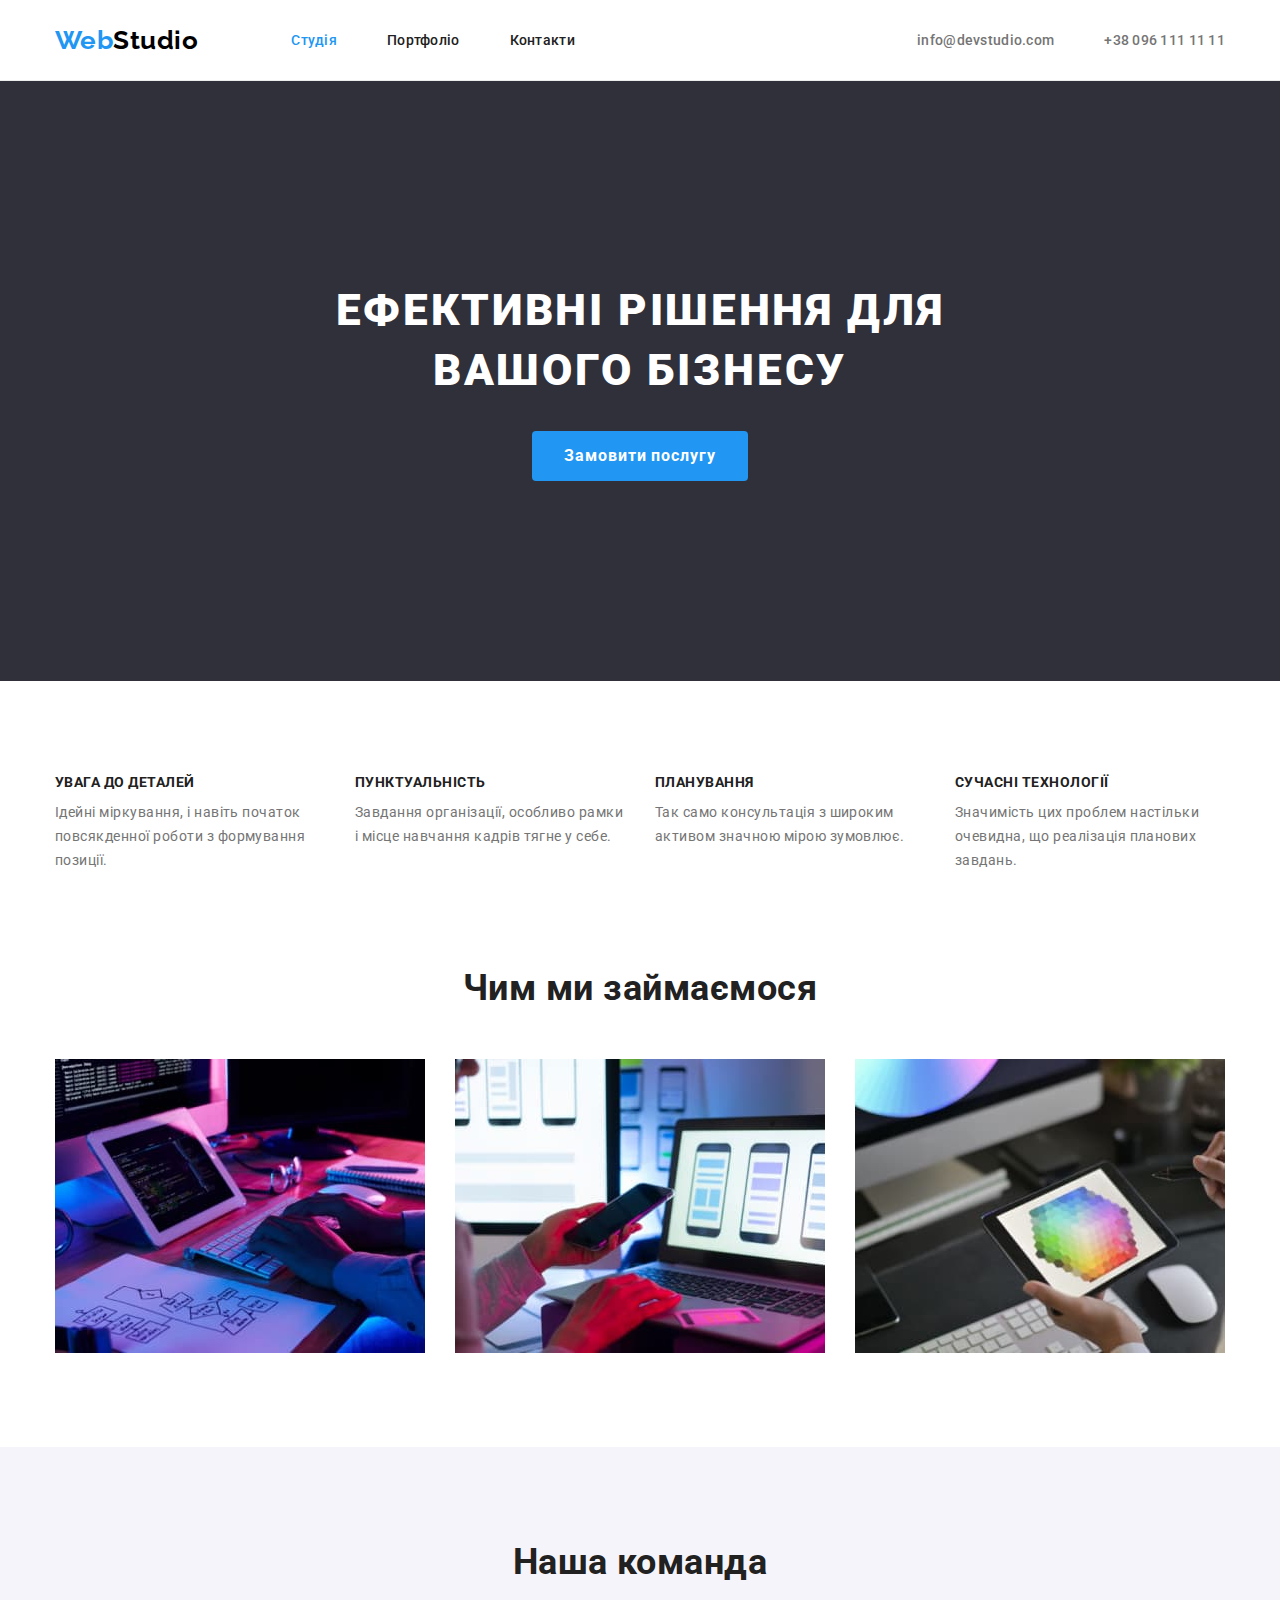
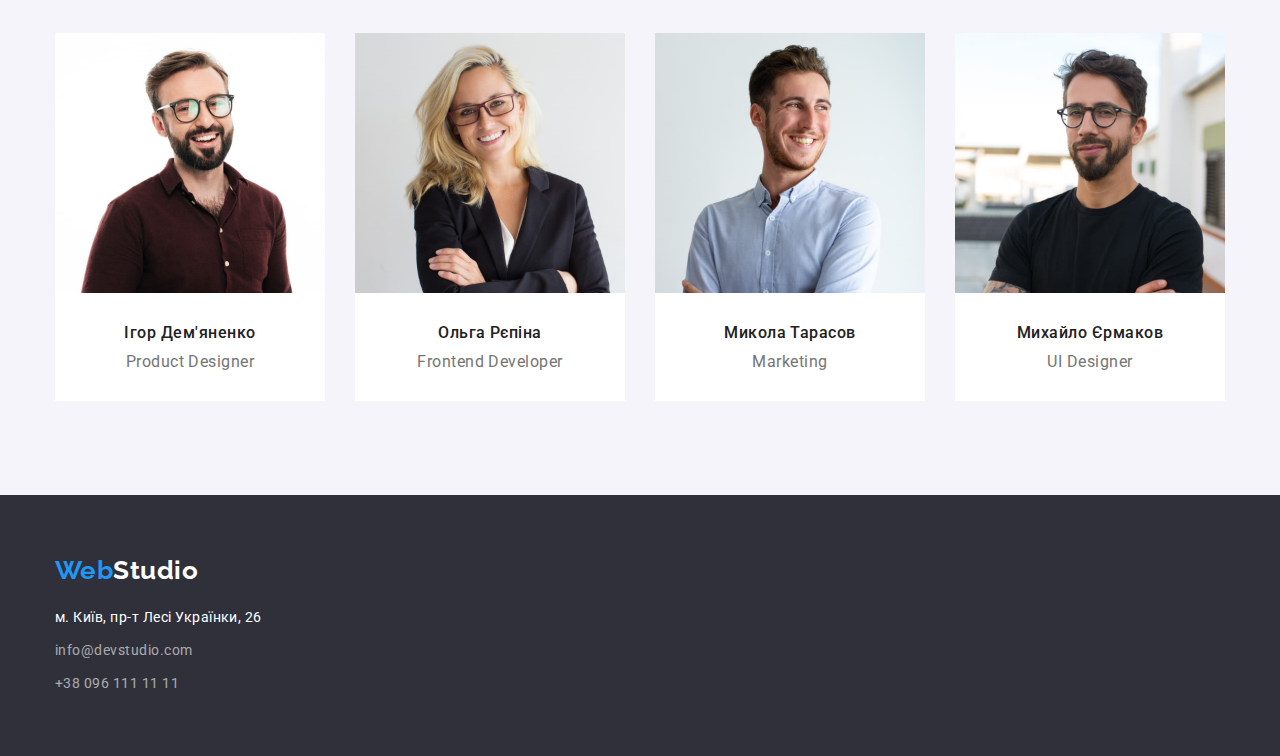
<file: index.html>
<!DOCTYPE html>
<html lang="uk">
<head>
    <meta charset="UTF-8">
    <meta http-equiv="X-UA-Compatible" content="IE=edge">
    <meta name="viewport" content="width=device-width, initial-scale=1.0">
    <title>WebStudio</title>
    <link href="https://fonts.googleapis.com/css2?family=Raleway:wght@700&family=Roboto:wght@400;500;700;900&display=swap"
        rel="stylesheet">
    <link rel="stylesheet" href="https://cdnjs.cloudflare.com/ajax/libs/modern-normalize/1.1.0/modern-normalize.min.css">
    <link rel="stylesheet" href="./css/style.css">
</head>
<body>
    <header>
        <div class="container main-nav">
            <nav class="main-nav">            
                <a class="site-logo link" href="./index.html"> <span class="logo">Web</span>Studio</a>
                <ul class="site-nav list">
                    <li class="item"><a href="./index.html" class="link current">Студія</a></li>
                    <li class="item"><a href="./portfolio.html" class="link">Портфоліо</a></li>
                    <li class="item"><a href="" class="link">Контакти</a></li>
                </ul>
            </nav>
           
            <ul class="contacts list">
                <li class="item"><a href="mailto:info@devstudio.com" class="link">info@devstudio.com</a></li>
                <li class="item"><a href="tel:+380961111111" class="link">+38 096 111 11 11</a></li>  
            </ul> 
        </div>    
    </header>

    <main>
        <!-- Герой -->
        <section class="hero">
            <h1 class="hero-title">Ефективні рішення для вашого бізнесу</h1>
            <button type="button" class="button primary">Замовити послугу</button>
        </section>
        

        <!-- Переваги -->
        <section class="section">
            <div class="container">
                <h2 class="visually-hidden">Переваги</h2>

                <ul class="features list">
                    <li class="item">
                        <h3 class="title">УВАГА ДО ДЕТАЛЕЙ</h3>
                        <p class="text">Ідейні міркування, і навіть початок повсякденної роботи з формування позиції.</p>
                    </li>
                    <li class="item">
                        <h3 class="title">ПУНКТУАЛЬНІСТЬ</h3>
                        <p class="text">Завдання організації, особливо рамки і місце навчання кадрів тягне у себе.</p>
                    </li>
                    <li class="item">
                        <h3 class="title">ПЛАНУВАННЯ</h3>
                        <p class="text">Так само консультація з широким активом значною мірою зумовлює.</p>
                    </li>
                    <li class="item">
                        <h3 class="title">СУЧАСНІ ТЕХНОЛОГІЇ</h3>
                        <p class="text">Значимість цих проблем настільки очевидна, що реалізація планових завдань.</p>
                    </li>
                </ul>
            </div>

        </section>

        <!-- Чим ми займаємося -->
        <section class="section about">
            <div class="container">
                <h2 class="section-title">Чим ми займаємося</h2>
                <ul class="work-list list">
                    <li class="item"><img src="./images/desktop.jpg" alt="комп'ютер" width="370" height="294"></li>
                    <li class="item"><img src="./images/mobile.jpg" alt="телефон" width="370" height="294"></li>
                    <li class="item"><img src="./images/design.jpg" alt="планшет" width="370" height="294"></li>
                </ul>
            </div>
        </section>

        <!-- Наша команда -->        
        <section class="section team">
            <div class="container">
                <h2 class="section-title">Наша команда</h2>
                <ul class="teams list">
                    <li class="item">
                        <img src="./images/img1.jpg" alt="фото Ігоря" width="270" height="260">
                        <div class="team-members">
                            <h3 class="title">Ігор Дем'яненко</h3>
                            <p lang="en" class="text">Product Designer</p>
                        </div>                        
                    </li>
                    <li class="item">
                        <img src="./images/img2.jpg" alt="фото Ольги" width="270" height="260">
                        <div class="team-members">
                            <h3 class="title">Ольга Рєпіна</h3>
                            <p lang="en" class="text">Frontend Developer</p>
                        </div>
                    </li>
                    <li class="item">
                        <img src="./images/img3.jpg" alt="фото Миколи" width="270" height="260">
                        <div class="team-members">
                            <h3 class="title">Микола Тарасов</h3>
                            <p lang="en" class="text">Marketing</p>
                        </div>
                    </li>
                    <li class="item">
                        <img src="./images/img4.jpg" alt="фото Михайла" width="270" height="260">
                        <div class="team-members">
                            <h3 class="title">Михайло Єрмаков</h3>
                            <p lang="en" class="text">UI Designer</p>
                        </div>
                    </li>
                </ul>
            </div>
        </section>
    </main>
    
    <footer class="footer">
        <div class="container">
            <a class="logo-footer link" href="./index.html"> <span class="logo">Web</span>Studio</a>
            <address>
                <ul class="list">
                    <li class="item"><a class="address link" href="https://goo.gl/maps/Ljtp2W8DD5nZZjgz7" target="_blank"
                            rel="noopener noreferrer">м. Київ, пр-т Лесі Українки, 26</a></li>
                    <li class="item"><a class="contacts-footer link" href="mailto:info@devstudio.com">info@devstudio.com</a>
                    </li>
                    <li class="item"><a class="contacts-footer link" href="tel:+380961111111">+38 096 111 11 11</a></li>
                </ul>
            </address>
        </div>
    </footer>
</body>
</html>
</file>
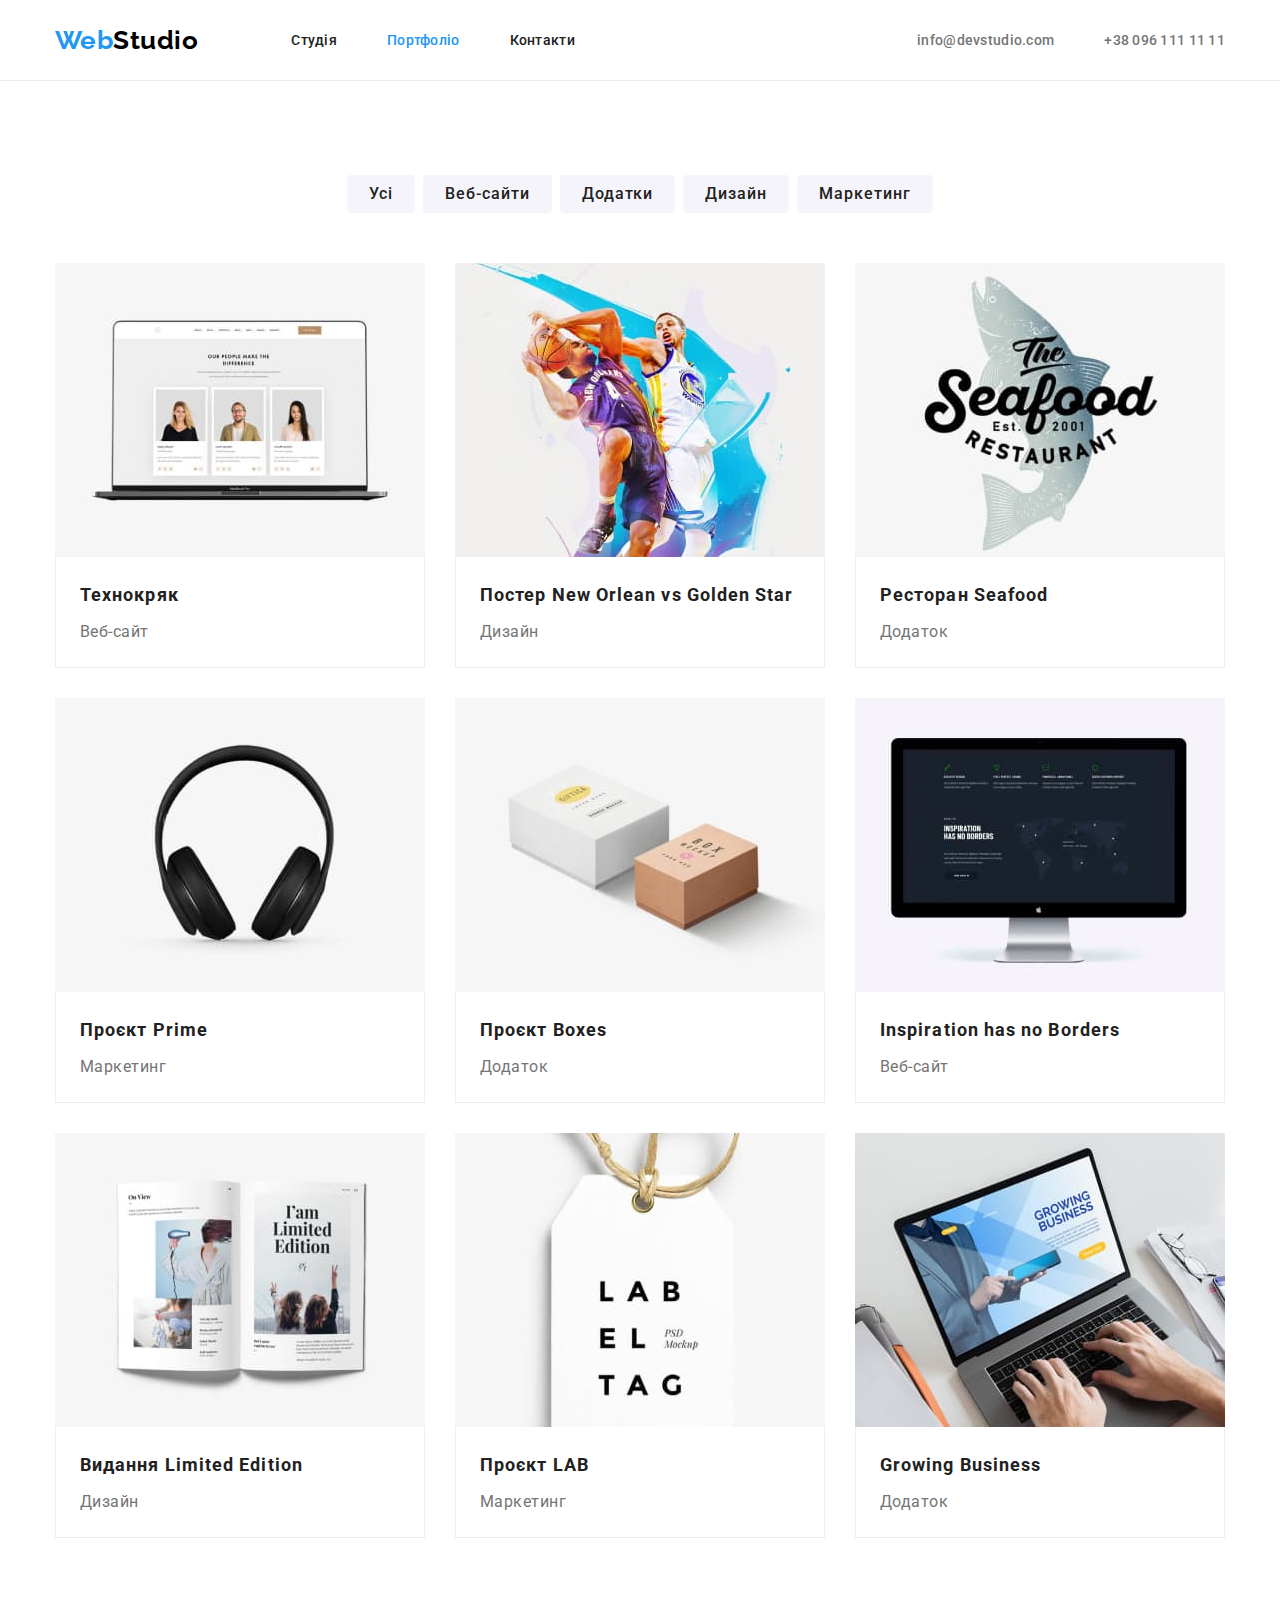
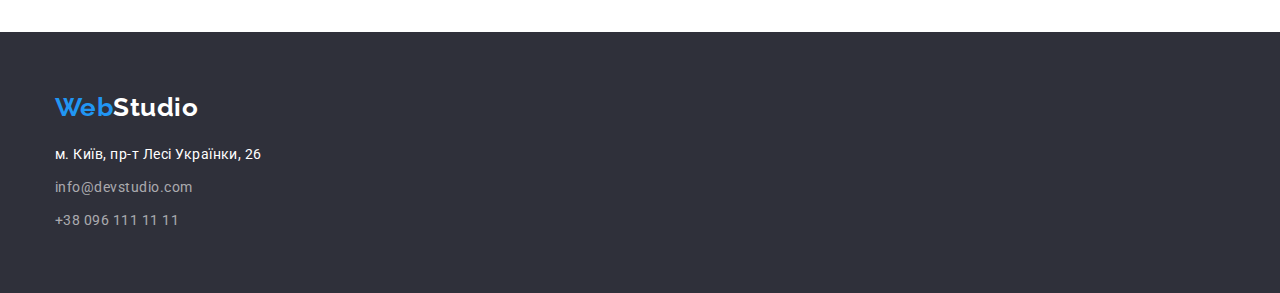
<file: portfolio.html>
<!DOCTYPE html>
<html lang="uk">

<head>
    <meta charset="UTF-8">
    <meta http-equiv="X-UA-Compatible" content="IE=edge">
    <meta name="viewport" content="width=device-width, initial-scale=1.0">
    <title>Портфоліо</title>
    <link href="https://fonts.googleapis.com/css2?family=Raleway:wght@700&family=Roboto:wght@400;500;700;900&display=swap"
        rel="stylesheet">
    <link rel="stylesheet" href="https://cdnjs.cloudflare.com/ajax/libs/modern-normalize/1.1.0/modern-normalize.min.css">
    <link rel="stylesheet" href="./css/style.css">
</head>

<body>
    <header>
        <div class="container main-nav">
            <nav class="main-nav">            
                <a class="site-logo link" href="./index.html"> <span class="logo">Web</span>Studio</a>
                <ul class="site-nav list">
                    <li class="item"><a href="./index.html" class="link">Студія</a></li>
                    <li class="item"><a href="./portfolio.html" class="link current">Портфоліо</a></li>
                    <li class="item"><a href="" class="link">Контакти</a></li>
                </ul>
            </nav>
           
            <ul class="contacts list">
                <li class="item"><a href="mailto:info@devstudio.com" class="link">info@devstudio.com</a></li>
                <li class="item"><a href="tel:+380961111111" class="link">+38 096 111 11 11</a></li>  
            </ul> 
        </div>    
    </header>

    <main>        
        <section class="section">
            <div class="container">
                <h1 class="visually-hidden">Наші проекти</h1>
                <!-- Фільтри -->
                <ul class="filters list">
                    <li class="item"><button type="button" class="button secondary">Усі</button></li>
                    <li class="item"><button type="button" class="button secondary">Веб-сайти</button></li>
                    <li class="item"><button type="button" class="button secondary">Додатки</button></li>
                    <li class="item"><button type="button" class="button secondary">Дизайн</button></li>
                    <li class="item"><button type="button" class="button secondary">Маркетинг</button></li>

                </ul>
                <!-- Портфоліо -->
                <ul class="projects list">
                    <li class="item">
                        <a href="" class="link">
                            <img src="./images/port1.jpg" alt="ноутбук з сайтом" width="370" height="294">
                            <div class="project">
                                <h2 class="title">Технокряк</h2>
                                <p class="text">Веб-сайт</p>
                            </div>
                        </a>
                    </li>
                    <li class="item">
                        <a href="" class="link">
                            <img src="./images/port2.jpg" alt="баскетболісти з м'ячем" width="370" height="294">
                            <div class="project">
                                <h2 class="title">Постер New Orlean vs Golden Star</h2>
                                <p class="text">Дизайн</p>
                            </div>
                        </a>
                    </li>
                    <li class="item">
                        <a href="" class="link">
                            <img src="./images/port3.jpg" alt="риба за назвою ресторану" width="370" height="294">
                            <div class="project">
                                <h2 class="title">Ресторан Seafood</h2>
                                <p class="text">Додаток</p>
                            </div>
                        </a>
                    </li>
                    <li class="item">
                        <a href="" class="link">
                            <img src="./images/port4.jpg" alt="навушники" width="370" height="294">
                            <div class="project">
                                <h2 class="title">Проєкт Prime</h2>
                                <p class="text">Маркетинг</p>
                            </div>
                        </a>
                    </li>
                    <li class="item">
                        <a href="" class="link">
                            <img src="./images/port5.jpg" alt="коробки" width="370" height="294">
                            <div class="project">
                                <h2 class="title">Проєкт Boxes</h2>
                                <p class="text">Додаток</p>
                            </div>
                        </a>
                    </li>
                    <li class="item">
                        <a href="" class="link">
                            <img src="./images/port6.jpg" alt="монітор" width="370" height="294">
                            <div class="project">
                                <h2 lang="en" class="title">Inspiration has no Borders</h2>
                                <p class="text">Веб-сайт</p>
                            </div>
                        </a>
                    </li>
                    <li class="item">
                        <a href="" class="link">
                            <img src="./images/port7.jpg" alt="журнал" width="370" height="294">
                            <div class="project">
                                <h2 class="title">Видання Limited Edition</h2>
                                <p class="text">Дизайн</p>
                            </div>
                        </a>
                    </li>
                    <li class="item">
                        <a href="" class="link">
                            <img src="./images/port8.jpg" alt="бірка" width="370" height="294">
                            <div class="project">
                                <h2 class="title">Проєкт LAB</h2>
                                <p class="text">Маркетинг</p>
                            </div>
                        </a>
                    </li>
                    <li class="item">
                        <a href="" class="link">
                            <img src="./images/port9.jpg" alt="людина за ноутбуком з сайтом" width="370" height="294">
                            <div class="project">
                                <h2 lang="en" class="title">Growing Business</h2>
                                <p class="text">Додаток</p>
                            </div>
                        </a>
                    </li>
                </ul>
            </div>
        </section>        
    </main>

    <footer class="footer">
        <div class="container">
            <a class="logo-footer link" href="./index.html"> <span class="logo">Web</span>Studio</a>
            <address>
                <ul class="list">
                    <li class="item"><a class="address link" href="https://goo.gl/maps/Ljtp2W8DD5nZZjgz7" target="_blank"
                            rel="noopener noreferrer">м. Київ, пр-т Лесі Українки, 26</a></li>
                    <li class="item"><a class="contacts-footer link" href="mailto:info@devstudio.com">info@devstudio.com</a>
                    </li>
                    <li class="item"><a class="contacts-footer link" href="tel:+380961111111">+38 096 111 11 11</a></li>
                </ul>
            </address>
        </div>
    </footer>
</body>

</html>
</file>
<file: css/style.css>
/* основний колір тексту #212121; */
/* додатовий колір тексту background: #757575; */
/* акцент background: #2196F3; */
/* текст героя background: #FFFFFF; */

/* основний колір фону #F5F5F5; */
/* додатковий колір фону #F5F4FA; */
/* фон героя і футера #2F303A; */

:root {
    --prymary-text-color:#757575;
    --title-text-color: #212121;
    --accent-color: #2196F3;
    --hero-text: #FFFFFF;
    --prymary-bgc: #FFFFFF;
    --secondary-bgc: #F5F4FA;
    --bgc-hero-footer: #2F303A;
}

body {
    color: var(--prymary-text-color);
    background-color: var(--prymary-bgc);
    font-family: 'Roboto', sans-serif;
    font-weight: 400;
    letter-spacing: 0.03em;
}

.list {
    list-style: none;
    margin: 0;
    padding: 0;    
}

h1,
h2,
h3,
h4,
h5,
h6,
p,
ul {
    margin-top: 0;
    margin-bottom: 0;
}

img {
    display: block;
    max-width: 100%;
    height: auto;
}

.container {
    width: 1200px;
    padding: 0 15px;
    margin: 0 auto;
}

.visually-hidden {
    position: absolute;
    width: 1px;
    height: 1px;
    margin: -1px;
    border: 0;
    padding: 0;
    white-space: nowrap;
    clip-path: inset(100%);
    clip: rect(0 0 0 0);
    overflow: hidden;
}

/* Стилі для header */
header { 
    border-bottom: 1px solid #ECECEC;
}

/* Лого */
.site-logo {
    margin-right: 93px;

    font-family: 'Raleway', sans-serif;
    color: #000000;
    font-weight: 700;
    font-size: 26px;
    line-height: 1.19;
    text-decoration: none;
}

.logo {
    color: var(--accent-color);    
    font-family: 'Raleway', sans-serif;
}

/* Навігація по сайту */
.main-nav {
    display: flex;
    align-items: center;
}

.site-nav {
    display: flex;
}

.site-nav .item:not(:last-child) {
    margin-right: 50px;
}

.site-nav .link {
    display: block;
    padding-top: 32px;
    padding-bottom: 32px;

    color: var(--title-text-color);
    font-weight: 500;
    font-size: 14px;
    line-height: 16px;
    letter-spacing: 0.02em;
    text-decoration: none;
}

.site-nav .link:hover, 
.site-nav .link:focus {
    color: var(--accent-color);
}

.site-nav .link.current {
    color: var(--accent-color);
}

/* Контакти */
.contacts {
    display: flex;
    margin-left: auto;
}

.contacts .item + .item {
    margin-left: 50px;
}

.contacts .link {
    padding-top: 32px;
    padding-bottom: 32px;

    color: var(--prymary-text-color);
    font-style: normal;
    font-weight: 500;
    font-size: 14px;
    line-height: 1.14;
    letter-spacing: 0.02em;
    text-decoration: none;
}

.contacts .link:hover,
.contacts .link:focus {
    color: var(--accent-color);
}

/* Кнопки */
.button {
    display: inline-block;
    border-radius: 4px;

    color: var(--hero-text);
    background-color: var(--accent-color);
    font-family: inherit;
    font-weight: 700;
    font-size: 16px;
    line-height: 1.88;
    align-items: center;
    text-align: center;
    letter-spacing: 0.06em;
    cursor: pointer
}

.button.primary {    
    padding: 10px 32px;
    min-width: 216px;
    border: transparent;
}

.button.primary:hover,
.button.primary:focus {
    background-color: #188CE8;
}


.button.secondary {
    padding: 6px 22px;
    border: transparent;

    color: var(--title-text-color);
    background-color: var(--secondary-bgc);
    font-weight: 500;
    font-size: 16px;
    line-height: 1.62;
    cursor: pointer
}

.button.secondary:hover,
.button.secondary:focus {
    color: var(--hero-text);
    background-color: var(--accent-color);
}


/* Стилі для Студія */
/* Герой */
.hero {
    background-color: #2F303A;
    text-align: center;
    padding-top: 200px;
    padding-bottom: 200px;
}

.hero-title {
    margin-top: 0;
    margin-bottom: 30px;
    max-width: 696px;
    margin-left: auto;
    margin-right: auto;

    color: var(--hero-text);    
    font-weight: 900;
    font-size: 44px;
    line-height: 1.36;
    text-align: center;
    letter-spacing: 0.06em;
    text-transform: uppercase;
}

/* Секція */
.section {
    padding-top: 94px;
    padding-bottom: 94px;
}

.section-title {
    margin-top: 0;
    margin-bottom: 50px;

    color: var(--title-text-color);
    font-weight: 700;
    font-size: 36px;
    line-height: 1.17;
    text-align: center;
}

/* Переваги */
.features {
    display: flex;
}

.features .item {
    flex-basis: calc((100% - 90px) / 4);
}

.features .item:not(:last-child) {
    margin-right: 30px;
}

.features .title {
    margin-bottom: 10px;
    color: var(--title-text-color);
    font-weight: 700;
    font-size: 14px;
    line-height: 1.14;
}

.features .text {
    width: 270px;
    font-size: 14px;
    line-height: 1.71;
}

/* Чим ми займаємося */
.section.about {
    padding-top: 0;
}

.work-list {
    display: flex;
}

.work-list .item {
    flex-basis: calc((100% - 60px) / 3);
}

.work-list .item:not(:last-child) {
    margin-right: 30px;
}

/* Команда */
.team {
    background-color: var(--secondary-bgc);
}

.teams {
    display: flex;    
}

.teams .item {
    flex-basis: calc((100% - 90px) / 4);
    background-color: var(--prymary-bgc);
}

.teams .item:not(:last-child) {
    margin-right: 30px;    
}

.team-members {
    padding-top: 30px;
    padding-bottom: 30px;
}

.teams .title {
    padding-bottom: 10px;

    color: var(--title-text-color);
    font-weight: 500;
    font-size: 16px;
    line-height: 1.19;
    text-align: center;
}

.teams .text {
    font-size: 16px;
    line-height: 1.19;
    text-align: center;
}

/* Портфоліо */
/* Фільтри */
.filters {
    margin-bottom: 50px;
    display: flex;
    justify-content:center;

    text-align: center;
}

.filters .item {
    margin-right: 8px;
}

.filters .item:last-child {
    margin-right: 0;
}

/* Проекти */
.projects {
    display: flex;
    flex-wrap: wrap;
}

.projects .item {
    margin-right: 30px;
    margin-bottom: 30px;
    flex-basis: calc((100% - 60px) / 3);
}

.projects .item:nth-child(3n) {
    margin-right: 0;
}

.projects .item:nth-last-child(-n + 3) {
    margin-bottom: 0;
}

.projects .link {
    flex-basis: calc((100% - 90px) / 4);

    text-decoration: none;    
}

.projects .project {
    padding: 20px 24px;
    border-bottom: 1px solid #EEEEEE;
    border-left: 1px solid #EEEEEE;
    border-right: 1px solid #EEEEEE;
}

.projects .title {
    margin-bottom: 4px;

    color: var(--title-text-color);
    font-weight: 700;
    font-size: 18px;
    line-height: 2;
    letter-spacing: 0.06em;
}

.projects .text {
    color: var(--prymary-text-color);
    font-size: 16px;
    line-height: 1.88;    
}

/* Footer */
.footer {
    padding-top: 60px;
    padding-bottom: 60px;

    background-color: var(--bgc-hero-footer);
}

.logo-footer {
    display: inline-block;      
    margin-bottom: 20px;

    color: #FFFFFF;
    font-family: 'Raleway', sans-serif;
    font-weight: 700;
    font-size: 26px;
    line-height: 1.19;
    text-decoration: none;
}

.footer .item + .item {
    margin-top: 9px;
}

.address {
    color: var(--hero-text);
    font-style: normal;
    font-size: 14px;
    line-height: 1.71;
    text-decoration: none;
}

.contacts-footer {
    color: rgba(255, 255, 255, 0.6);
    font-style: normal;
    font-size: 14px;
    line-height: 1.71;
    text-decoration: none;
}

.address:hover,
.address:focus,
.contacts-footer:hover,
.contacts-footer:focus {
    color: var(--accent-color);
}
</file>
